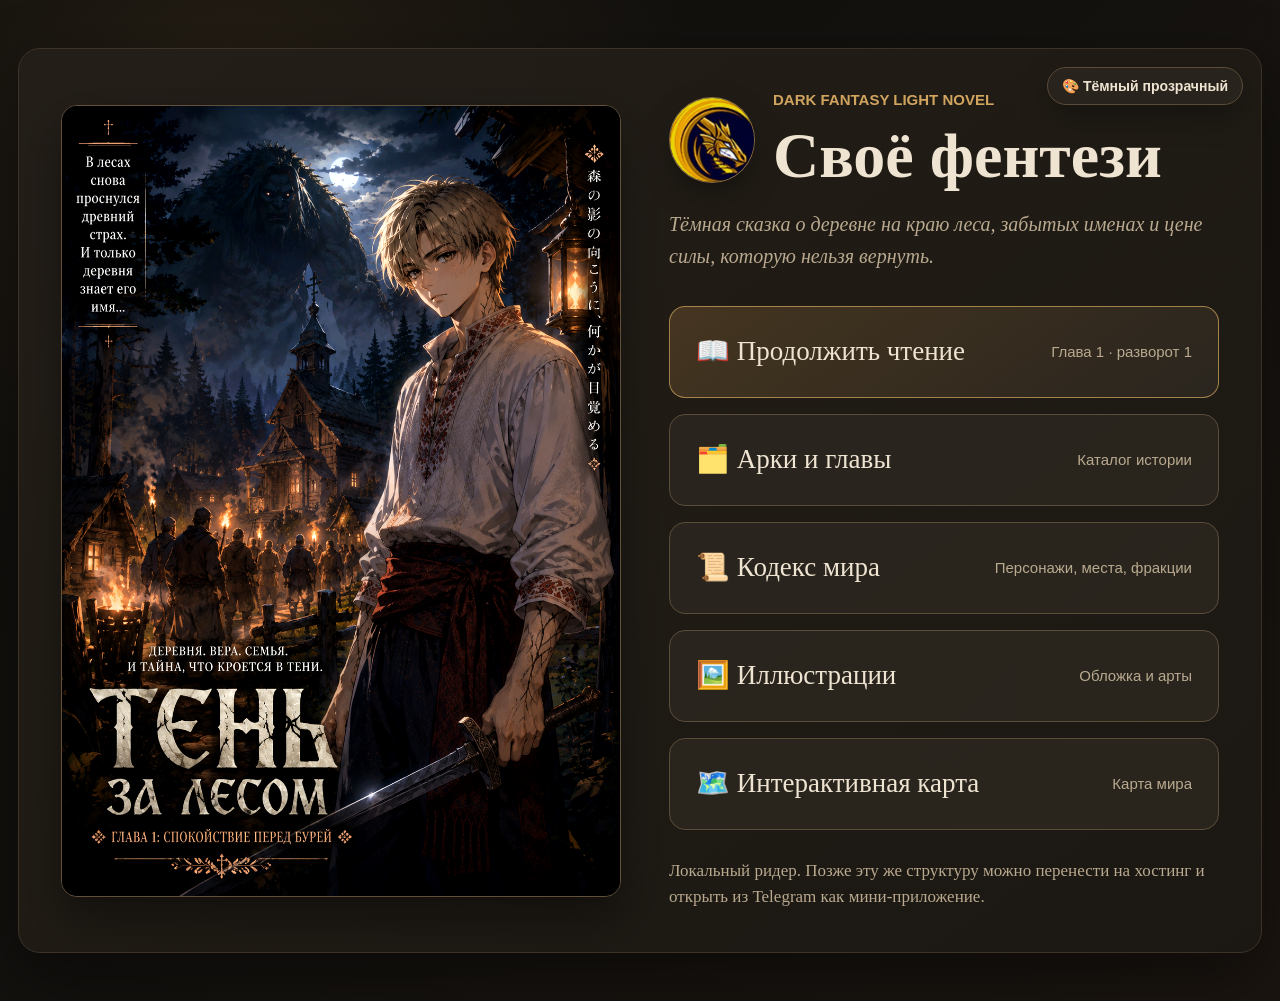
<file: index.html>
<!DOCTYPE html>
<html lang="ru">
<head>
  <meta charset="UTF-8">
  <meta name="viewport" content="width=device-width, initial-scale=1.0">
  <title>Своё фентези</title>
  <script src="theme.js"></script>
  <script src="image-viewer.js" defer></script>
  <link rel="stylesheet" href="style.css">
</head>
<body class="app-shell">
  <main class="home page-wide">
    <section class="launcher">
      <div class="cover-wrap">
        <img class="cover" src="images/cover.png" alt="Обложка книги" data-lightbox-image>
      </div>

      <div class="launcher-content">
        <div class="brand-lockup">
          <img class="brand-logo" src="images/logo-cropped.png" alt="Логотип Своё фентези">
          <div>
            <p class="eyebrow">Dark fantasy light novel</p>
            <h1>Своё фентези</h1>
          </div>
        </div>
        <p class="subtitle">Тёмная сказка о деревне на краю леса, забытых именах и цене силы, которую нельзя вернуть.</p>

        <nav class="menu-actions" aria-label="Главное меню">
          <a class="action primary" href="chapter1.html" id="continueLink">
            <span>📖 Продолжить чтение</span>
            <small id="continueMeta">Глава 1 · разворот 1</small>
          </a>
          <a class="action" href="arc1.html">
            <span>🗂️ Арки и главы</span>
            <small>Каталог истории</small>
          </a>
          <a class="action" href="codex.html">
            <span>📜 Кодекс мира</span>
            <small>Персонажи, места, фракции</small>
          </a>
          <a class="action" href="gallery.html">
            <span>🖼️ Иллюстрации</span>
            <small>Обложка и арты</small>
          </a>
          <a class="action" href="map.html">
            <span>🗺️ Интерактивная карта</span>
            <small>Карта мира</small>
          </a>
        </nav>

        <p class="quiet-note">Локальный ридер. Позже эту же структуру можно перенести на хостинг и открыть из Telegram как мини-приложение.</p>
      </div>
    </section>
  </main>

  <script>
    const savedSpread = Number(localStorage.getItem('chapter1Spread') || 0);
    const continueMeta = document.getElementById('continueMeta');
    continueMeta.textContent = `Глава 1 · разворот ${savedSpread + 1}`;
  </script>
</body>
</html>
</file>
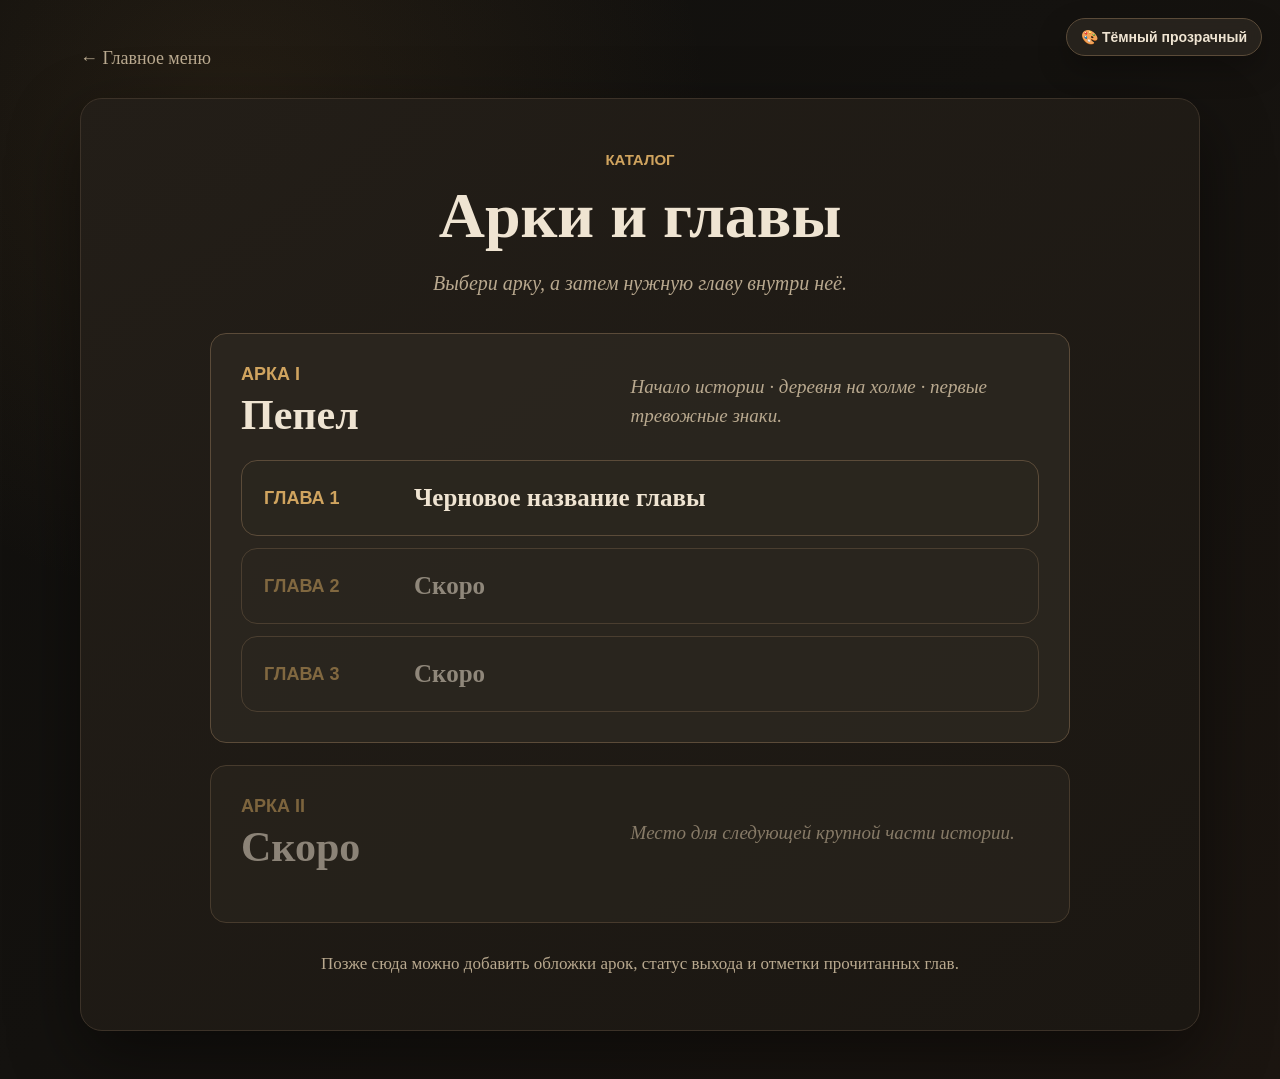
<file: arc1.html>
<!DOCTYPE html>
<html lang="ru">
<head>
  <meta charset="UTF-8">
  <meta name="viewport" content="width=device-width, initial-scale=1.0">
  <title>Арки и главы</title>
  <script src="theme.js"></script>
  <link rel="stylesheet" href="style.css">
</head>
<body class="app-shell">
  <main class="page">
    <a class="top-link" href="index.html">← Главное меню</a>

    <section class="panel">
      <p class="eyebrow centered">Каталог</p>
      <h1 class="page-title">Арки и главы</h1>
      <p class="subtitle centered">Выбери арку, а затем нужную главу внутри неё.</p>

      <div class="arc-list">
        <article class="arc-card">
          <div class="arc-header">
            <div>
              <span class="arc-number">Арка I</span>
              <h2>Пепел</h2>
            </div>
            <p>Начало истории · деревня на холме · первые тревожные знаки.</p>
          </div>

          <div class="chapter-buttons">
            <a class="chapter-button" href="chapter1.html">
              <span>Глава 1</span>
              <strong>Черновое название главы</strong>
            </a>

            <div class="chapter-button locked">
              <span>Глава 2</span>
              <strong>Скоро</strong>
            </div>

            <div class="chapter-button locked">
              <span>Глава 3</span>
              <strong>Скоро</strong>
            </div>
          </div>
        </article>

        <article class="arc-card locked">
          <div class="arc-header">
            <div>
              <span class="arc-number">Арка II</span>
              <h2>Скоро</h2>
            </div>
            <p>Место для следующей крупной части истории.</p>
          </div>
        </article>
      </div>

      <p class="quiet-note centered">Позже сюда можно добавить обложки арок, статус выхода и отметки прочитанных глав.</p>
    </section>
  </main>
</body>
</html>
</file>
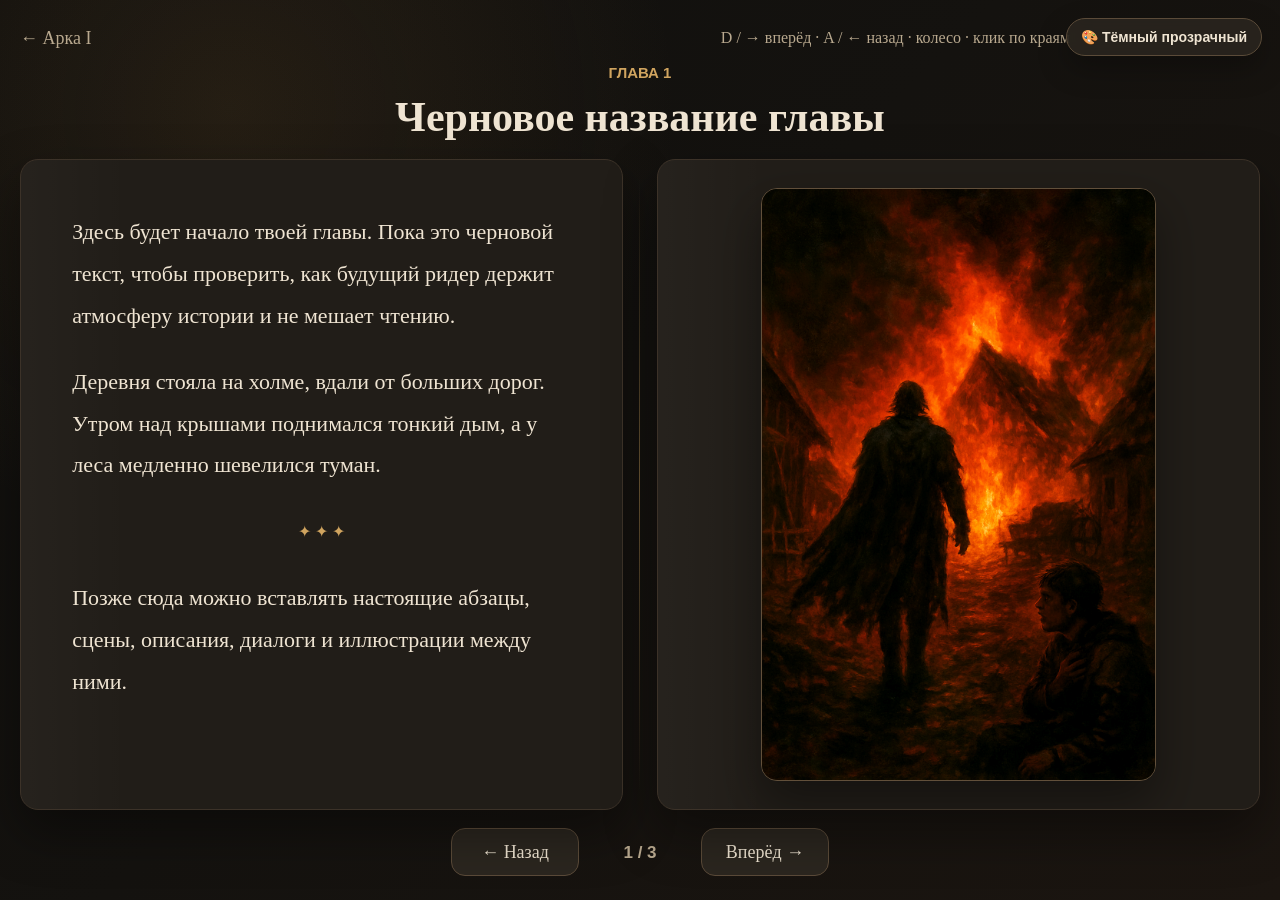
<file: chapter1.html>
<!DOCTYPE html>
<html lang="ru">
<head>
  <meta charset="UTF-8">
  <meta name="viewport" content="width=device-width, initial-scale=1.0">
  <title>Глава 1 — Черновое название главы</title>
  <script src="theme.js"></script>
  <link rel="stylesheet" href="style.css">
</head>
<body class="reader-body">
  <main class="reader">
    <header class="reader-top">
      <a class="top-link" href="arc1.html">← Арка I</a>
      <div class="hint">D / → вперёд · A / ← назад · колесо · клик по краям</div>
    </header>

    <section class="reader-title">
      <p class="eyebrow centered">Глава 1</p>
      <h1>Черновое название главы</h1>
    </section>

    <section class="book-area" aria-live="polite">
      <article class="spread active">
        <div class="sheet text-page">
          <p>Здесь будет начало твоей главы. Пока это черновой текст, чтобы проверить, как будущий ридер держит атмосферу истории и не мешает чтению.</p>
          <p>Деревня стояла на холме, вдали от больших дорог. Утром над крышами поднимался тонкий дым, а у леса медленно шевелился туман.</p>
          <div class="divider">✦ ✦ ✦</div>
          <p>Позже сюда можно вставлять настоящие абзацы, сцены, описания, диалоги и иллюстрации между ними.</p>
        </div>

        <div class="sheet image-page">
          <img src="images/village.png" alt="Деревня на холме">
        </div>
      </article>

      <article class="spread">
        <div class="sheet text-page">
          <p>Это уже второй разворот. Слева можно продолжить сцену, дать внутренний монолог героя или описание деревни.</p>
          <p>Такой формат хорошо подходит для ПК: читатель видит сразу две страницы, как будто перед ним раскрытая книга.</p>
        </div>

        <div class="sheet text-page">
          <p>На телефоне эти страницы автоматически становятся одной вертикальной лентой: сначала текст, потом картинка, потом следующий блок.</p>
          <p class="note">То есть ридер выглядит книжно на большом экране, но остаётся удобным на мобильном.</p>
        </div>
      </article>

      <article class="spread">
        <div class="sheet text-page">
          <p>Это третий разворот. Сюда можно вставить следующую сцену: тревожные слухи о лесe, пропавший скот или разговоры жителей.</p>
        </div>

        <div class="sheet text-page">
          <p>Прогресс чтения сохраняется автоматически. Если закрыть страницу и нажать “Продолжить чтение” в главном меню, ридер вернётся к последнему развороту.</p>
        </div>
      </article>
    </section>

    <nav class="reader-controls" aria-label="Навигация по главе">
      <button type="button" id="prevReaderButton" onclick="prevSpread()">← Назад</button>
      <div class="counter" id="counter">1 / 3</div>
      <button type="button" id="nextReaderButton" onclick="nextSpread()">Вперёд →</button>
    </nav>
  </main>

  <script>
    const spreads = document.querySelectorAll('.spread');
    const counter = document.getElementById('counter');
    const prevReaderButton = document.getElementById('prevReaderButton');
    const nextReaderButton = document.getElementById('nextReaderButton');
    const mobileReader = window.matchMedia('(max-width: 900px)');
    let current = Math.min(Number(localStorage.getItem('chapter1Spread') || 0), spreads.length - 1);
    let locked = false;
    let wheelDelta = 0;

    spreads.forEach((spread, index) => {
      spread.classList.toggle('active', index === current);
    });
    updateCounter();

    function updateCounter() {
      counter.textContent = `${current + 1} / ${spreads.length}`;
      localStorage.setItem('chapter1Spread', String(current));
    }

    function updateMobileProgress() {
      if (!mobileReader.matches) return;

      const scrollable = Math.max(1, document.documentElement.scrollHeight - window.innerHeight);
      const progress = Math.min(1, Math.max(0, window.scrollY / scrollable));
      const page = Math.min(spreads.length, Math.max(1, Math.ceil(progress * spreads.length)));
      current = page - 1;
      counter.textContent = `Стр. ${page} / ${spreads.length}`;
      localStorage.setItem('chapter1Spread', String(current));
    }

    function syncReaderMode() {
      if (mobileReader.matches) {
        spreads.forEach((spread) => {
          spread.classList.add('active');
          spread.classList.remove('leaving-left', 'leaving-right');
        });
        prevReaderButton.textContent = '← Арки';
        nextReaderButton.textContent = 'Следующая →';
        nextReaderButton.disabled = false;
        updateMobileProgress();
        return;
      }

      spreads.forEach((spread, index) => {
        spread.classList.toggle('active', index === current);
        spread.classList.remove('leaving-left', 'leaving-right');
      });
      prevReaderButton.textContent = '← Назад';
      nextReaderButton.textContent = 'Вперёд →';
      nextReaderButton.disabled = false;
      updateCounter();
    }

    function showSpread(newIndex, direction) {
      if (locked || newIndex < 0 || newIndex >= spreads.length || newIndex === current) return;

      locked = true;
      const oldSpread = spreads[current];
      const newSpread = spreads[newIndex];

      oldSpread.classList.remove('active');
      oldSpread.classList.add(direction === 'next' ? 'leaving-left' : 'leaving-right');

      newSpread.classList.remove('leaving-left', 'leaving-right');
      newSpread.classList.add('active');

      current = newIndex;
      updateCounter();

      setTimeout(() => {
        oldSpread.classList.remove('leaving-left', 'leaving-right');
        locked = false;
      }, 360);
    }

    function nextSpread() {
      if (mobileReader.matches) return;
      showSpread(current + 1, 'next');
    }

    function prevSpread() {
      if (mobileReader.matches) return;
      showSpread(current - 1, 'prev');
    }

    document.addEventListener('keydown', (event) => {
      if (mobileReader.matches) return;
      if (event.code === 'KeyD' || event.key === 'ArrowRight') nextSpread();
      if (event.code === 'KeyA' || event.key === 'ArrowLeft') prevSpread();
    });

    document.querySelector('.book-area').addEventListener('click', (event) => {
      if (window.innerWidth <= 850) return;
      const middle = window.innerWidth / 2;
      event.clientX > middle ? nextSpread() : prevSpread();
    });

    document.addEventListener('wheel', (event) => {
      if (mobileReader.matches) return;

      wheelDelta += event.deltaY;

      if (Math.abs(wheelDelta) < 90) return;

      if (wheelDelta > 0) {
        nextSpread();
      } else {
        prevSpread();
      }

      wheelDelta = 0;
    }, { passive: true });

    prevReaderButton.addEventListener('click', (event) => {
      if (!mobileReader.matches) return;
      event.preventDefault();
      window.location.href = 'arc1.html';
    });

    nextReaderButton.addEventListener('click', (event) => {
      if (!mobileReader.matches) return;
      event.preventDefault();
      nextReaderButton.disabled = true;
      nextReaderButton.textContent = 'Скоро';
    });

    window.addEventListener('scroll', updateMobileProgress, { passive: true });
    window.addEventListener('resize', updateMobileProgress);
    mobileReader.addEventListener('change', syncReaderMode);
    syncReaderMode();
  </script>
</body>
</html>
</file>
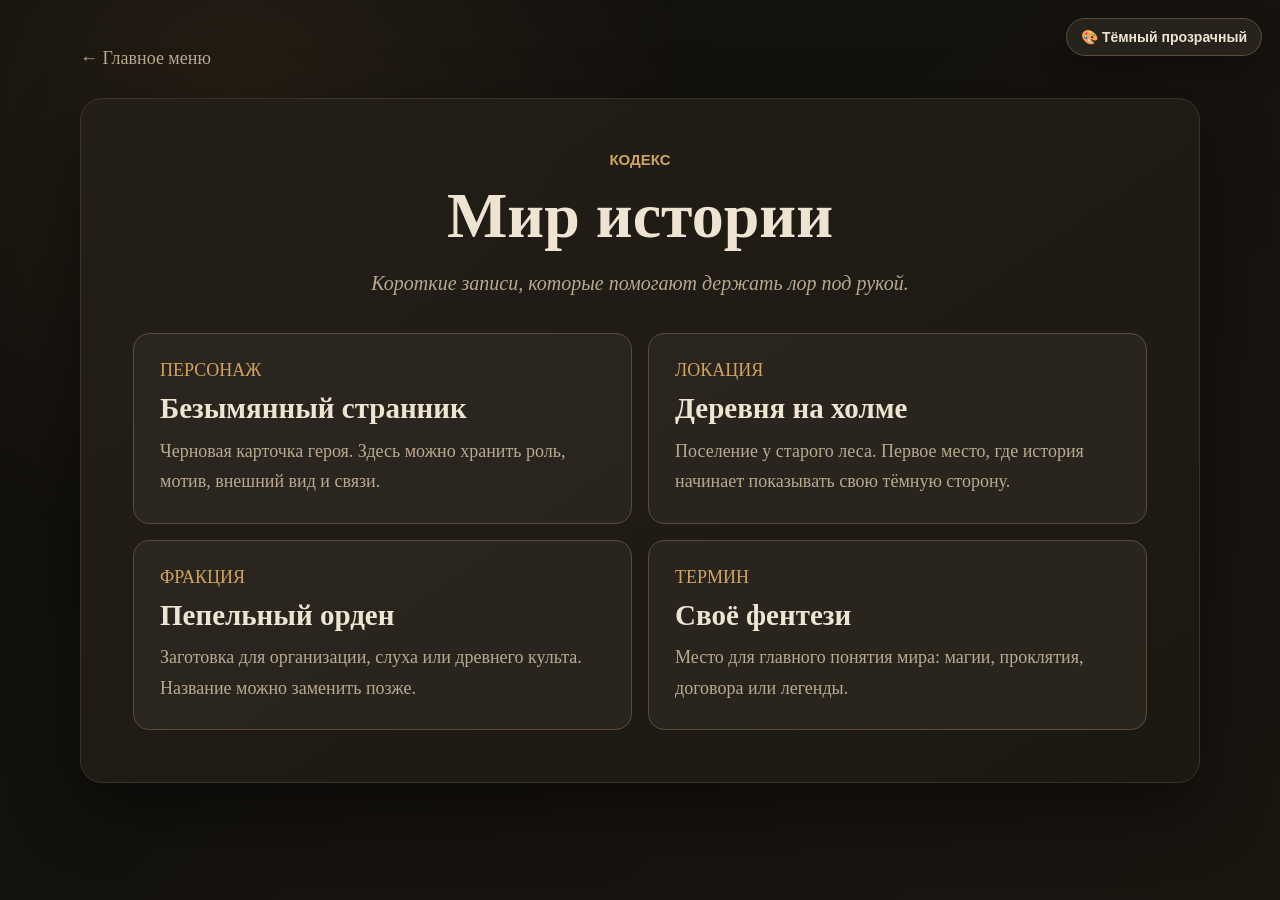
<file: codex.html>
<!DOCTYPE html>
<html lang="ru">
<head>
  <meta charset="UTF-8">
  <meta name="viewport" content="width=device-width, initial-scale=1.0">
  <title>Кодекс мира</title>
  <script src="theme.js"></script>
  <link rel="stylesheet" href="style.css">
</head>
<body class="app-shell">
  <main class="page">
    <a class="top-link" href="index.html">← Главное меню</a>

    <section class="panel">
      <p class="eyebrow centered">Кодекс</p>
      <h1 class="page-title">Мир истории</h1>
      <p class="subtitle centered">Короткие записи, которые помогают держать лор под рукой.</p>

      <div class="codex-grid">
        <article class="lore-card">
          <span>Персонаж</span>
          <h2>Безымянный странник</h2>
          <p>Черновая карточка героя. Здесь можно хранить роль, мотив, внешний вид и связи.</p>
        </article>

        <article class="lore-card">
          <span>Локация</span>
          <h2>Деревня на холме</h2>
          <p>Поселение у старого леса. Первое место, где история начинает показывать свою тёмную сторону.</p>
        </article>

        <article class="lore-card">
          <span>Фракция</span>
          <h2>Пепельный орден</h2>
          <p>Заготовка для организации, слуха или древнего культа. Название можно заменить позже.</p>
        </article>

        <article class="lore-card">
          <span>Термин</span>
          <h2>Своё фентези</h2>
          <p>Место для главного понятия мира: магии, проклятия, договора или легенды.</p>
        </article>
      </div>
    </section>
  </main>
</body>
</html>
</file>
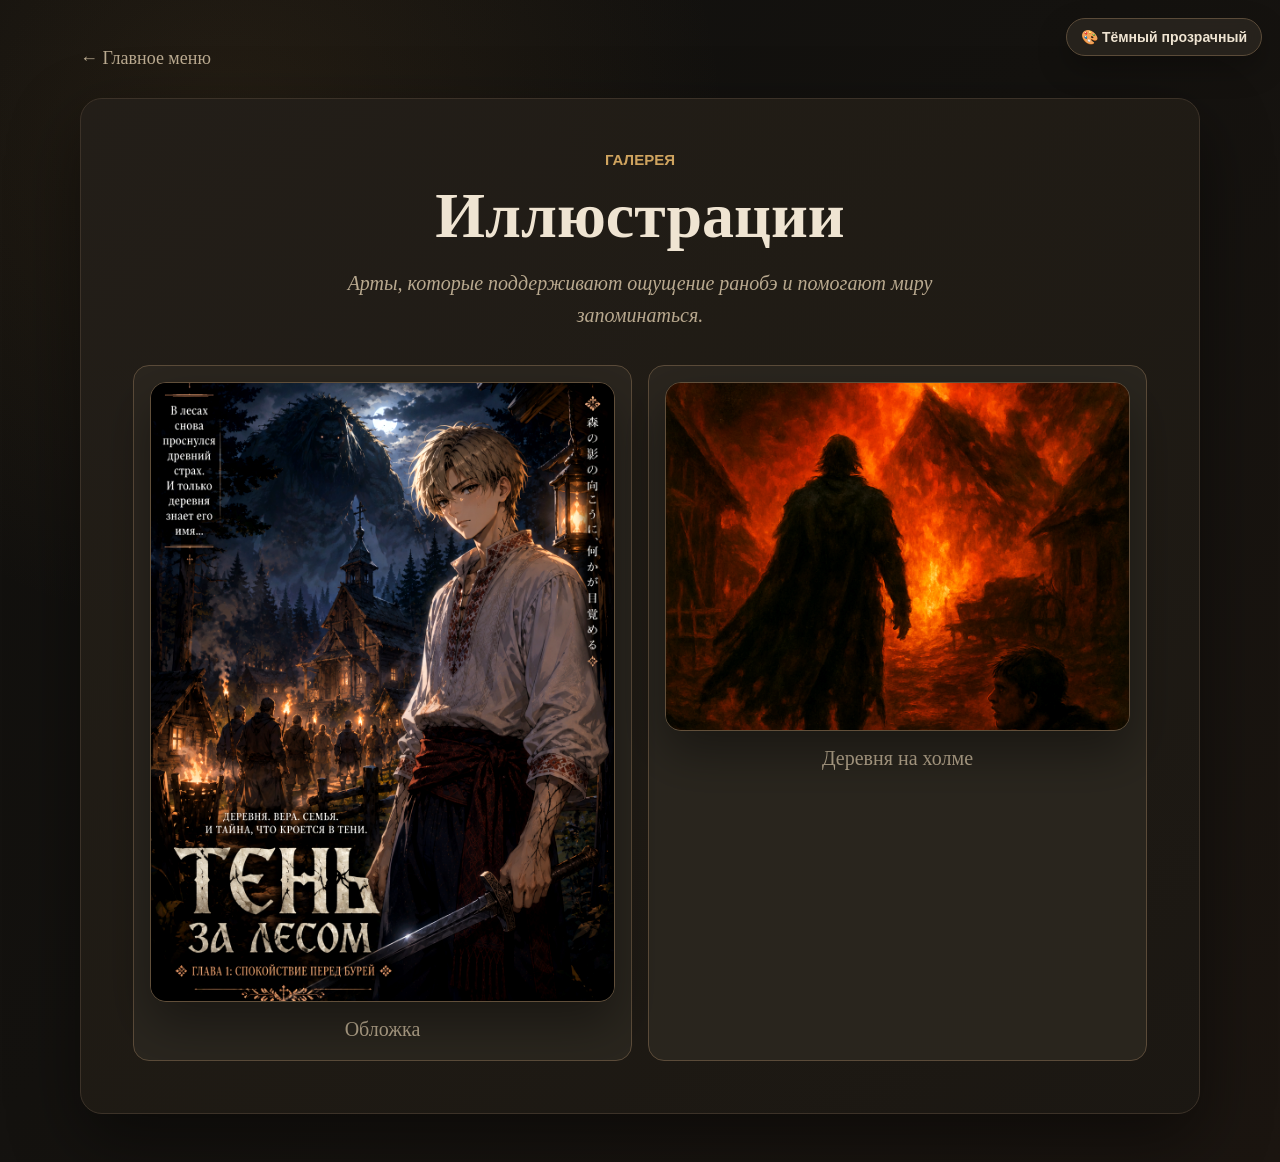
<file: gallery.html>
<!DOCTYPE html>
<html lang="ru">
<head>
  <meta charset="UTF-8">
  <meta name="viewport" content="width=device-width, initial-scale=1.0">
  <title>Иллюстрации</title>
  <script src="theme.js"></script>
  <script src="image-viewer.js" defer></script>
  <link rel="stylesheet" href="style.css">
</head>
<body class="app-shell">
  <main class="page">
    <a class="top-link" href="index.html">← Главное меню</a>

    <section class="panel">
      <p class="eyebrow centered">Галерея</p>
      <h1 class="page-title">Иллюстрации</h1>
      <p class="subtitle centered">Арты, которые поддерживают ощущение ранобэ и помогают миру запоминаться.</p>

      <div class="gallery-grid">
        <figure class="art-card featured">
          <img src="images/cover.png" alt="Обложка книги" data-lightbox-image>
          <figcaption>Обложка</figcaption>
        </figure>

        <figure class="art-card">
          <img src="images/village.png" alt="Деревня на холме" data-lightbox-image>
          <figcaption>Деревня на холме</figcaption>
        </figure>
      </div>
    </section>
  </main>
</body>
</html>
</file>
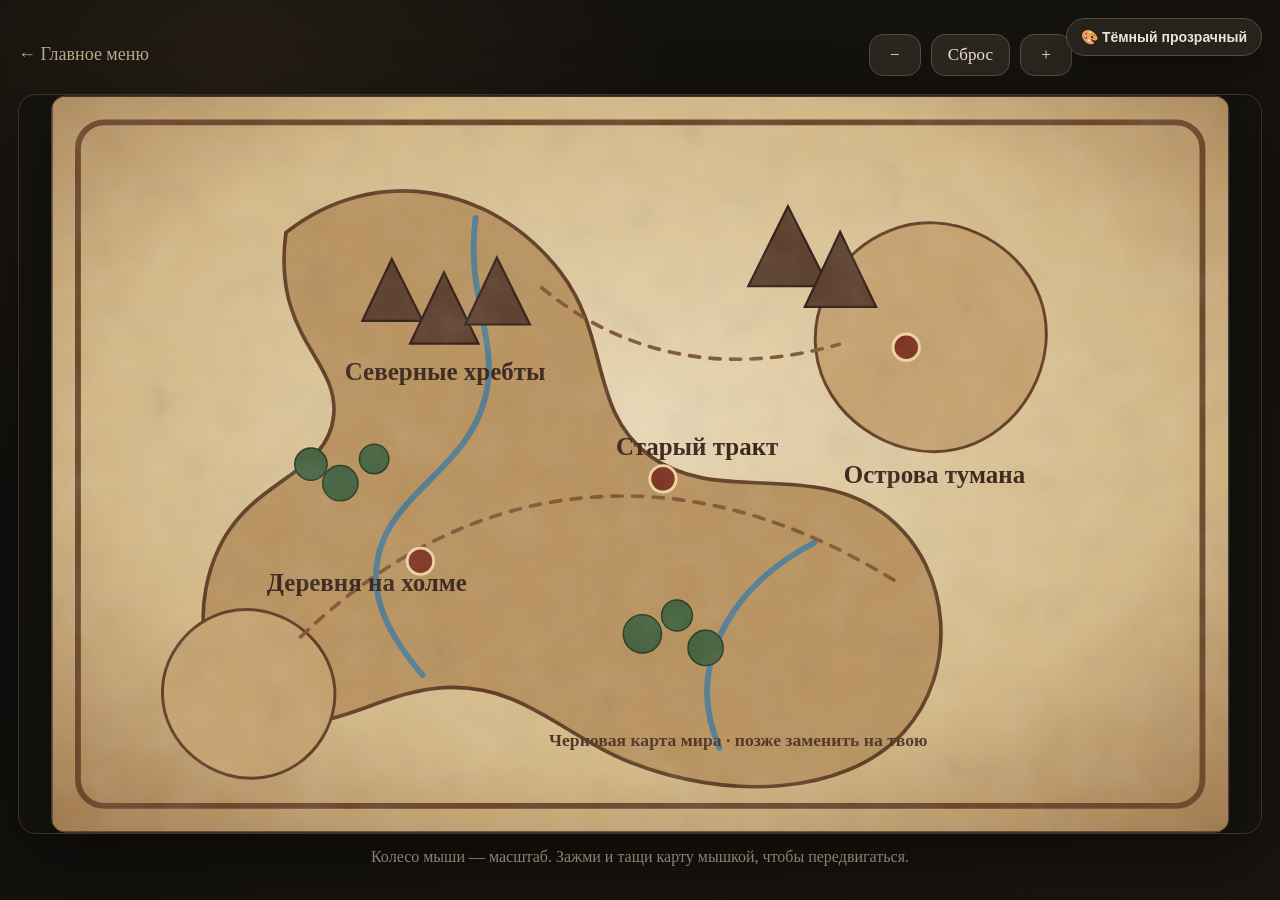
<file: map.html>
<!DOCTYPE html>
<html lang="ru">
<head>
  <meta charset="UTF-8">
  <meta name="viewport" content="width=device-width, initial-scale=1.0">
  <title>Интерактивная карта</title>
  <script src="theme.js"></script>
  <link rel="stylesheet" href="style.css">
</head>
<body class="app-shell">
  <main class="map-page">
    <header class="map-top">
      <a class="top-link" href="index.html">← Главное меню</a>
      <div class="map-controls" aria-label="Управление картой">
        <button type="button" id="zoomOut">−</button>
        <button type="button" id="resetMap">Сброс</button>
        <button type="button" id="zoomIn">+</button>
      </div>
    </header>

    <section class="map-stage" id="mapStage" aria-label="Интерактивная карта мира">
      <img class="world-map" id="worldMap" src="images/world-map.svg" alt="Карта мира ранобэ" draggable="false">
    </section>

    <p class="map-hint">Колесо мыши — масштаб. Зажми и тащи карту мышкой, чтобы передвигаться.</p>
  </main>

  <script>
    const stage = document.getElementById('mapStage');
    const map = document.getElementById('worldMap');
    const zoomIn = document.getElementById('zoomIn');
    const zoomOut = document.getElementById('zoomOut');
    const resetMap = document.getElementById('resetMap');

    const compactQuery = window.matchMedia('(max-width: 900px)');

    let scale = 1;
    let x = 0;
    let y = 0;
    let dragging = false;
    let startX = 0;
    let startY = 0;

    function applyTransform() {
      map.style.transform = `translate(-50%, -50%) translate(${x}px, ${y}px) scale(${scale})`;
    }

    function setScale(nextScale) {
      scale = Math.min(3, Math.max(0.7, nextScale));
      applyTransform();
    }

    function resetView() {
      scale = 1;
      x = 0;
      y = 0;
      applyTransform();
    }

    compactQuery.addEventListener('change', resetView);
    window.addEventListener('orientationchange', () => {
      window.setTimeout(resetView, 250);
    });

    stage.addEventListener('wheel', (event) => {
      event.preventDefault();
      const direction = event.deltaY > 0 ? -0.12 : 0.12;
      setScale(scale + direction);
    }, { passive: false });

    stage.addEventListener('pointerdown', (event) => {
      dragging = true;
      stage.setPointerCapture(event.pointerId);
      startX = event.clientX - x;
      startY = event.clientY - y;
      stage.classList.add('dragging');
    });

    stage.addEventListener('pointermove', (event) => {
      if (!dragging) return;
      x = event.clientX - startX;
      y = event.clientY - startY;
      applyTransform();
    });

    stage.addEventListener('pointerup', () => {
      dragging = false;
      stage.classList.remove('dragging');
    });

    stage.addEventListener('pointercancel', () => {
      dragging = false;
      stage.classList.remove('dragging');
    });

    zoomIn.addEventListener('click', () => setScale(scale + 0.2));
    zoomOut.addEventListener('click', () => setScale(scale - 0.2));
    resetMap.addEventListener('click', resetView);

    applyTransform();
  </script>
</body>
</html>
</file>
<file: style.css>
:root {
  --bg: #14120f;
  --bg-soft: #1b1712;
  --panel: #211d18;
  --panel-light: #2b261f;
  --line: #5b4b39;
  --line-soft: #3c3228;
  --text: #efe4d2;
  --muted: #b9a98f;
  --dim: #9d8768;
  --gold: #d0a45f;
  --shadow: rgba(0, 0, 0, 0.46);
  --ui-font: "Segoe UI", Arial, sans-serif;
}

[data-theme="book"] {
  --bg: #211811;
  --bg-soft: #3a2a1d;
  --panel: #e1c89f;
  --panel-light: #ead7b5;
  --line: #8d6744;
  --line-soft: #b28a5c;
  --text: #2a1b12;
  --muted: #5f4630;
  --dim: #76583b;
  --gold: #8b4f22;
  --shadow: rgba(35, 19, 8, 0.38);
}

[data-theme="scarlet"] {
  --bg: #f6f0ea;
  --bg-soft: #fff8f2;
  --panel: #fff9f3;
  --panel-light: #fff3ea;
  --line: #b43b36;
  --line-soft: #d9a09a;
  --text: #271111;
  --muted: #6f4c49;
  --dim: #8a625f;
  --gold: #b31f2d;
  --shadow: rgba(74, 18, 20, 0.2);
}

* {
  box-sizing: border-box;
}

body {
  margin: 0;
  background:
    radial-gradient(circle at 18% 12%, rgba(155, 112, 55, 0.14), transparent 34%),
    linear-gradient(135deg, #100f0d 0%, var(--bg) 46%, #1b1510 100%);
  color: var(--text);
  font-family: Georgia, "Times New Roman", serif;
}

[data-theme="book"] body {
  background:
    radial-gradient(circle at 18% 12%, rgba(219, 169, 95, 0.28), transparent 34%),
    linear-gradient(135deg, #2a1d14 0%, #4a3320 46%, #1c130d 100%);
}

[data-theme="scarlet"] body {
  background:
    radial-gradient(circle at 18% 12%, rgba(179, 31, 45, 0.16), transparent 34%),
    linear-gradient(135deg, #fffaf5 0%, #f1dfda 48%, #541319 100%);
}

a {
  color: inherit;
}

.app-shell {
  min-height: 100vh;
}

.page,
.page-wide {
  width: min(1120px, calc(100% - 36px));
  margin: 0 auto;
  padding: 48px 0;
}

.page-wide {
  width: min(1450px, calc(100% - 36px));
}

.launcher,
.panel {
  background: linear-gradient(145deg, rgba(35, 30, 24, 0.97), rgba(27, 23, 18, 0.97));
  border: 1px solid var(--line-soft);
  border-radius: 22px;
  box-shadow: 0 26px 70px var(--shadow);
}

[data-theme="book"] .launcher,
[data-theme="book"] .panel {
  background:
    linear-gradient(145deg, rgba(234, 215, 181, 0.96), rgba(213, 184, 136, 0.96)),
    var(--panel);
  border-color: rgba(126, 86, 48, 0.72);
}

[data-theme="scarlet"] .launcher,
[data-theme="scarlet"] .panel {
  background:
    linear-gradient(145deg, rgba(255, 250, 246, 0.97), rgba(246, 225, 219, 0.96)),
    var(--panel);
  border-color: rgba(180, 59, 54, 0.38);
}

.launcher {
  position: relative;
  min-height: calc(100vh - 96px);
  padding: 42px;
  display: grid;
  grid-template-columns: minmax(320px, 560px) minmax(320px, 1fr);
  gap: 48px;
  align-items: center;
  overflow: hidden;
}

.cover-wrap {
  position: relative;
  display: grid;
  gap: 18px;
}

.cover-wrap::after {
  content: "";
  position: absolute;
  inset: 16px -14px -16px 14px;
  border: 1px solid rgba(208, 164, 95, 0.16);
  border-radius: 18px;
  z-index: -1;
}

.cover,
.art-card img,
.image-page img {
  display: block;
  width: 100%;
  border: 1px solid var(--line);
  border-radius: 16px;
  filter: brightness(1.08) contrast(1.05);
  box-shadow: 0 22px 48px rgba(0, 0, 0, 0.38);
}

[data-theme="book"] .cover,
[data-theme="book"] .art-card img,
[data-theme="book"] .image-page img {
  border-color: rgba(112, 73, 38, 0.82);
  box-shadow: 0 22px 48px rgba(48, 27, 12, 0.28);
}

[data-theme="scarlet"] .cover,
[data-theme="scarlet"] .art-card img,
[data-theme="scarlet"] .image-page img {
  border-color: rgba(180, 59, 54, 0.56);
  box-shadow: 0 22px 48px rgba(74, 18, 20, 0.22);
}

.cover {
  max-height: 820px;
  object-fit: cover;
}

[data-lightbox-image] {
  cursor: zoom-in;
}

[data-lightbox-image]:focus-visible {
  outline: 3px solid var(--gold);
  outline-offset: 5px;
}

.launcher-content {
  max-width: 680px;
}

.brand-lockup {
  display: flex;
  align-items: center;
  gap: 18px;
}

.brand-logo {
  width: 86px;
  height: 86px;
  flex: 0 0 auto;
  object-fit: cover;
  border: 1px solid rgba(208, 164, 95, 0.62);
  border-radius: 50%;
  background: #0b0a16;
  box-shadow: 0 12px 30px rgba(0, 0, 0, 0.32);
}

[data-theme="book"] .brand-logo {
  border-color: rgba(139, 79, 34, 0.68);
  box-shadow: 0 12px 30px rgba(35, 19, 8, 0.24);
}

[data-theme="scarlet"] .brand-logo {
  border-color: rgba(179, 31, 45, 0.58);
  box-shadow: 0 12px 30px rgba(74, 18, 20, 0.22);
}

.eyebrow {
  margin: 0 0 14px;
  color: var(--gold);
  font-family: var(--ui-font);
  font-size: 15px;
  font-weight: 700;
  line-height: 1.2;
  letter-spacing: 0;
  text-transform: uppercase;
  font-variant-numeric: lining-nums;
  font-feature-settings: "lnum" 1;
}

h1,
.page-title {
  margin: 0;
  font-size: 64px;
  line-height: 1.04;
  font-weight: 700;
}

.page-title {
  text-align: center;
}

.subtitle {
  max-width: 660px;
  margin: 18px 0 34px;
  color: var(--muted);
  font-size: 20px;
  line-height: 1.6;
  font-style: italic;
}

.centered {
  text-align: center;
  margin-left: auto;
  margin-right: auto;
}

.menu-actions,
.arc-list,
.chapter-buttons,
.codex-grid,
.gallery-grid {
  display: grid;
  gap: 16px;
}

.map-page {
  width: min(1500px, calc(100% - 36px));
  min-height: 100vh;
  margin: 0 auto;
  padding: 34px 0;
  display: flex;
  flex-direction: column;
}

.map-top {
  display: flex;
  justify-content: space-between;
  align-items: center;
  gap: 18px;
  margin-bottom: 18px;
  padding-right: 190px;
}

.map-top .top-link {
  margin-bottom: 0;
}

.map-controls {
  display: flex;
  align-items: center;
  gap: 10px;
}

.map-controls button {
  min-width: 52px;
  min-height: 42px;
  padding: 0 16px;
  font-size: 17px;
}

.map-stage {
  position: relative;
  flex: 1;
  min-height: 680px;
  overflow: hidden;
  cursor: grab;
  background:
    radial-gradient(circle at 50% 45%, rgba(208, 164, 95, 0.12), transparent 42%),
    rgba(20, 18, 15, 0.72);
  border: 1px solid var(--line-soft);
  border-radius: 18px;
  box-shadow: 0 26px 70px var(--shadow);
  touch-action: none;
}

.map-stage.dragging {
  cursor: grabbing;
}

.world-map {
  position: absolute;
  left: 50%;
  top: 50%;
  width: min(1200px, 92vw);
  max-width: none;
  border: 1px solid var(--line);
  border-radius: 14px;
  box-shadow: 0 22px 52px rgba(0, 0, 0, 0.38);
  transform-origin: center;
  user-select: none;
  will-change: transform;
}

.map-hint {
  margin: 14px 0 0;
  color: var(--muted);
  font-size: 16px;
  text-align: center;
}

[data-theme="book"] .map-stage {
  background:
    radial-gradient(circle at 50% 45%, rgba(255, 245, 219, 0.28), transparent 42%),
    rgba(213, 184, 136, 0.84);
  border-color: rgba(126, 86, 48, 0.72);
}

[data-theme="scarlet"] .map-stage {
  background:
    radial-gradient(circle at 50% 45%, rgba(255, 250, 246, 0.45), transparent 42%),
    rgba(246, 225, 219, 0.9);
  border-color: rgba(180, 59, 54, 0.38);
}

.action,
.arc-card,
.chapter-button,
.lore-card,
.art-card {
  background: rgba(43, 38, 31, 0.92);
  border: 1px solid var(--line);
  border-radius: 16px;
  text-decoration: none;
  transition: transform 0.2s ease, background 0.2s ease, border-color 0.2s ease;
}

[data-theme="book"] .action,
[data-theme="book"] .arc-card,
[data-theme="book"] .chapter-button,
[data-theme="book"] .lore-card,
[data-theme="book"] .art-card {
  background:
    linear-gradient(135deg, rgba(255, 245, 219, 0.56), rgba(224, 194, 145, 0.48)),
    rgba(234, 215, 181, 0.84);
  border-color: rgba(129, 89, 50, 0.72);
}

[data-theme="scarlet"] .action,
[data-theme="scarlet"] .arc-card,
[data-theme="scarlet"] .chapter-button,
[data-theme="scarlet"] .lore-card,
[data-theme="scarlet"] .art-card {
  background:
    linear-gradient(135deg, rgba(255, 255, 255, 0.78), rgba(252, 231, 226, 0.58)),
    rgba(255, 249, 243, 0.9);
  border-color: rgba(180, 59, 54, 0.34);
}

.action {
  min-height: 92px;
  padding: 22px 26px;
  display: flex;
  justify-content: space-between;
  gap: 16px;
  align-items: center;
}

.action span {
  font-size: 27px;
  line-height: 1.18;
}

.action small,
.quiet-note {
  color: var(--muted);
  line-height: 1.55;
}

.action small {
  min-width: 170px;
  font-family: var(--ui-font);
  font-size: 15px;
  text-align: right;
  font-variant-numeric: lining-nums;
  font-feature-settings: "lnum" 1;
}

.action.primary {
  border-color: rgba(208, 164, 95, 0.72);
  background: linear-gradient(145deg, rgba(73, 56, 34, 0.9), rgba(43, 38, 31, 0.95));
}

.action:hover {
  background: #3a3127;
  border-color: rgba(208, 164, 95, 0.6);
  transform: translateY(-2px);
}

[data-theme="book"] .action.primary {
  border-color: rgba(139, 79, 34, 0.78);
  background: linear-gradient(145deg, rgba(244, 224, 184, 0.94), rgba(211, 176, 118, 0.86));
}

[data-theme="scarlet"] .action.primary {
  border-color: rgba(179, 31, 45, 0.72);
  background: linear-gradient(145deg, rgba(255, 249, 243, 0.95), rgba(249, 218, 211, 0.9));
}

[data-theme="book"] .action:hover,
[data-theme="book"] .chapter-button:hover {
  background: rgba(246, 226, 189, 0.94);
  border-color: rgba(139, 79, 34, 0.72);
}

[data-theme="scarlet"] .action:hover,
[data-theme="scarlet"] .chapter-button:hover {
  background: rgba(255, 239, 235, 0.98);
  border-color: rgba(179, 31, 45, 0.62);
}

.theme-switcher {
  position: fixed;
  top: 18px;
  right: 18px;
  z-index: 20;
}

.theme-trigger {
  width: auto;
  min-width: 0;
  min-height: 0;
  padding: 11px 14px;
  background: rgba(43, 38, 31, 0.86);
  color: var(--text);
  border: 1px solid var(--line);
  border-radius: 999px;
  box-shadow: 0 12px 30px rgba(0, 0, 0, 0.28);
  font: 700 14px var(--ui-font);
  line-height: 1;
  cursor: pointer;
  backdrop-filter: blur(10px);
}

.theme-trigger:hover {
  background: #3a3127;
  border-color: rgba(208, 164, 95, 0.68);
}

.theme-menu {
  position: absolute;
  top: calc(100% + 8px);
  right: 0;
  min-width: 210px;
  padding: 8px;
  display: none;
  background: rgba(27, 23, 18, 0.96);
  border: 1px solid var(--line);
  border-radius: 14px;
  box-shadow: 0 18px 42px rgba(0, 0, 0, 0.34);
  backdrop-filter: blur(12px);
}

.theme-switcher.open .theme-menu {
  display: grid;
  gap: 6px;
}

.theme-option {
  width: 100%;
  min-width: 0;
  min-height: 0;
  padding: 11px 12px;
  background: transparent;
  color: var(--text);
  border: 1px solid transparent;
  border-radius: 10px;
  font: 700 14px var(--ui-font);
  line-height: 1.2;
  text-align: left;
  cursor: pointer;
}

.theme-option:hover,
.theme-option.active {
  background: rgba(208, 164, 95, 0.16);
  border-color: rgba(208, 164, 95, 0.42);
}

.launcher .theme-switcher {
  position: absolute;
  top: 18px;
  right: 18px;
}

[data-theme="book"] .theme-trigger {
  background: rgba(234, 215, 181, 0.9);
  color: #2a1b12;
  border-color: rgba(129, 89, 50, 0.74);
  box-shadow: 0 12px 30px rgba(35, 19, 8, 0.22);
}

[data-theme="scarlet"] .theme-trigger {
  background: rgba(255, 249, 243, 0.92);
  color: #271111;
  border-color: rgba(180, 59, 54, 0.46);
  box-shadow: 0 12px 30px rgba(74, 18, 20, 0.18);
}

[data-theme="book"] .theme-trigger:hover {
  background: rgba(246, 226, 189, 0.96);
  border-color: rgba(139, 79, 34, 0.78);
}

[data-theme="scarlet"] .theme-trigger:hover {
  background: rgba(255, 239, 235, 0.98);
  border-color: rgba(179, 31, 45, 0.62);
}

[data-theme="book"] .theme-menu {
  background: rgba(234, 215, 181, 0.96);
  border-color: rgba(129, 89, 50, 0.74);
  box-shadow: 0 18px 42px rgba(35, 19, 8, 0.22);
}

[data-theme="scarlet"] .theme-menu {
  background: rgba(255, 249, 243, 0.97);
  border-color: rgba(180, 59, 54, 0.46);
  box-shadow: 0 18px 42px rgba(74, 18, 20, 0.2);
}

[data-theme="book"] .theme-option {
  color: #2a1b12;
}

[data-theme="scarlet"] .theme-option {
  color: #271111;
}

[data-theme="book"] .theme-option:hover,
[data-theme="book"] .theme-option.active {
  background: rgba(139, 79, 34, 0.14);
  border-color: rgba(139, 79, 34, 0.36);
}

[data-theme="scarlet"] .theme-option:hover,
[data-theme="scarlet"] .theme-option.active {
  background: rgba(179, 31, 45, 0.1);
  border-color: rgba(179, 31, 45, 0.36);
}

.quiet-note {
  margin: 28px 0 0;
  color: var(--muted);
  font-size: 17px;
}

.top-link {
  display: inline-block;
  margin-bottom: 28px;
  color: var(--muted);
  text-decoration: none;
  font-size: 18px;
  line-height: 1.2;
}

.top-link:hover {
  color: var(--text);
}

[data-theme="book"] .top-link {
  color: #ead7b5;
}

[data-theme="scarlet"] .top-link {
  color: #5a2424;
  text-shadow: 0 1px 0 rgba(255, 255, 255, 0.45);
}

[data-theme="book"] .top-link:hover {
  color: #fff4d8;
}

[data-theme="scarlet"] .top-link:hover {
  color: #bd1f2d;
}

.panel {
  padding: 52px;
}

.arc-list {
  max-width: 860px;
  margin: 0 auto;
  gap: 22px;
}

.arc-card {
  padding: 30px;
}

.arc-header {
  display: grid;
  grid-template-columns: minmax(220px, 0.9fr) 1fr;
  gap: 22px;
  align-items: center;
  margin-bottom: 22px;
}

.arc-header h2 {
  margin: 8px 0 0;
  color: var(--text);
  font-size: 42px;
  line-height: 1.08;
}

.arc-header p {
  margin: 0;
  color: var(--muted);
  font-size: 19px;
  line-height: 1.55;
  font-style: italic;
}

.arc-number {
  display: block;
  color: var(--gold);
  font-family: var(--ui-font);
  font-size: 18px;
  font-weight: 700;
  line-height: 1.15;
  text-transform: uppercase;
  font-variant-numeric: lining-nums;
  font-feature-settings: "lnum" 1;
}

.chapter-buttons {
  gap: 12px;
}

.chapter-button {
  min-height: 76px;
  padding: 18px 22px;
  display: grid;
  grid-template-columns: 132px 1fr;
  gap: 18px;
  align-items: center;
  color: var(--text);
  text-decoration: none;
}

.chapter-button:hover {
  background: #3a3127;
  border-color: rgba(208, 164, 95, 0.6);
  transform: translateY(-2px);
}

.chapter-button span {
  color: var(--gold);
  font-family: var(--ui-font);
  font-size: 18px;
  font-weight: 700;
  line-height: 1.15;
  text-transform: uppercase;
  font-variant-numeric: lining-nums;
  font-feature-settings: "lnum" 1;
}

.chapter-button strong {
  font-size: 25px;
  line-height: 1.18;
}

.lore-card span {
  color: var(--gold);
  font-size: 18px;
  line-height: 1.15;
  text-transform: uppercase;
}

.locked {
  opacity: 0.68;
}

.locked strong,
.locked h2 {
  color: rgba(239, 228, 210, 0.76);
}

.locked span,
.locked .arc-number {
  color: rgba(208, 164, 95, 0.78);
}

.codex-grid,
.gallery-grid {
  grid-template-columns: repeat(2, minmax(0, 1fr));
}

.lore-card {
  padding: 26px;
}

.lore-card h2 {
  margin: 10px 0;
  font-size: 29px;
  line-height: 1.2;
}

.lore-card p {
  margin: 0;
  color: var(--muted);
  font-size: 18px;
  line-height: 1.7;
}

.art-card {
  margin: 0;
  padding: 16px;
}

.art-card img {
  aspect-ratio: 4 / 3;
  object-fit: cover;
}

.art-card.featured img {
  aspect-ratio: 3 / 4;
}

.art-card figcaption {
  padding: 14px 4px 2px;
  color: var(--muted);
  font-size: 20px;
  line-height: 1.3;
  text-align: center;
}

.viewer-open {
  overflow: hidden;
}

.image-viewer {
  position: fixed;
  inset: 0;
  z-index: 1000;
  display: grid;
  place-items: center;
  padding: 42px;
  overflow: hidden;
  background: rgba(5, 4, 3, 0.86);
  opacity: 0;
  backdrop-filter: blur(14px);
  transition: opacity 180ms ease;
}

.image-viewer.open {
  opacity: 1;
}

.image-viewer-img {
  display: block;
  max-width: min(96vw, 1200px);
  max-height: 92vh;
  width: auto;
  height: auto;
  object-fit: contain;
  border: 1px solid rgba(208, 164, 95, 0.55);
  border-radius: 18px;
  box-shadow: 0 30px 90px rgba(0, 0, 0, 0.72);
  cursor: default;
}

.image-viewer-close {
  position: fixed;
  top: 22px;
  right: 26px;
  z-index: 1;
  width: 56px;
  min-width: 56px;
  height: 56px;
  padding: 0;
  display: grid;
  place-items: center;
  border-radius: 50%;
  border: 1px solid rgba(208, 164, 95, 0.52);
  background: rgba(35, 30, 24, 0.86);
  color: var(--text);
  font-family: var(--ui-font);
  cursor: pointer;
  box-shadow: 0 16px 34px rgba(0, 0, 0, 0.36);
}

.image-viewer-close::before,
.image-viewer-close::after {
  content: "";
  position: absolute;
  width: 30px;
  height: 4px;
  border-radius: 999px;
  background: currentColor;
}

.image-viewer-close::before {
  transform: rotate(45deg);
}

.image-viewer-close::after {
  transform: rotate(-45deg);
}

.image-viewer-close:hover {
  transform: translateY(-1px);
}

[data-theme="book"] .image-viewer {
  background: rgba(35, 19, 8, 0.78);
}

[data-theme="book"] .image-viewer-img,
[data-theme="book"] .image-viewer-close {
  border-color: rgba(139, 79, 34, 0.68);
}

[data-theme="book"] .image-viewer-close {
  background: rgba(234, 215, 181, 0.92);
  color: #2a1b12;
}

[data-theme="scarlet"] .image-viewer {
  background: rgba(74, 18, 20, 0.72);
}

[data-theme="scarlet"] .image-viewer-img,
[data-theme="scarlet"] .image-viewer-close {
  border-color: rgba(179, 31, 45, 0.58);
}

[data-theme="scarlet"] .image-viewer-close {
  background: rgba(255, 249, 243, 0.94);
  color: #3b1818;
}

.reader-body {
  height: 100vh;
  overflow: hidden;
}

.reader {
  width: min(1600px, calc(100% - 40px));
  height: 100vh;
  margin: 0 auto;
  padding: 28px 0 24px;
  display: flex;
  flex-direction: column;
}

.reader-top {
  display: flex;
  justify-content: space-between;
  align-items: center;
  gap: 16px;
  padding-right: 190px;
}

.reader-top .top-link {
  margin-bottom: 0;
}

.hint {
  color: var(--muted);
  font-size: 16px;
  line-height: 1.3;
}

.reader-title {
  text-align: center;
  margin: 14px 0 20px;
}

.reader-title h1 {
  font-size: 42px;
}

.book-area {
  position: relative;
  flex: 1;
  min-height: 0;
  perspective: 1200px;
}

.book-area::before {
  content: "";
  position: absolute;
  inset: 18px 50% 18px auto;
  width: 1px;
  background: linear-gradient(transparent, rgba(208, 164, 95, 0.4), transparent);
  z-index: 2;
}

.spread {
  position: absolute;
  inset: 0;
  display: grid;
  grid-template-columns: 1fr 1fr;
  gap: 34px;
  opacity: 0;
  transform: translateX(38px);
  pointer-events: none;
  transition: opacity 0.35s ease, transform 0.35s ease;
}

.spread.active {
  opacity: 1;
  transform: translateX(0);
  pointer-events: auto;
}

.spread.leaving-left {
  opacity: 0;
  transform: translateX(-38px);
}

.spread.leaving-right {
  opacity: 0;
  transform: translateX(38px);
}

.sheet {
  min-height: 0;
  background:
    linear-gradient(90deg, rgba(255, 255, 255, 0.025), transparent 18%),
    var(--panel);
  border: 1px solid var(--line-soft);
  border-radius: 18px;
  box-shadow: 0 22px 52px rgba(0, 0, 0, 0.4);
}

[data-theme="book"] .sheet {
  background:
    radial-gradient(circle at 18% 8%, rgba(255, 249, 225, 0.65), transparent 34%),
    linear-gradient(90deg, rgba(122, 75, 34, 0.1), transparent 12%, transparent 88%, rgba(122, 75, 34, 0.08)),
    #ead7b5;
  border-color: rgba(126, 86, 48, 0.62);
  box-shadow: 0 22px 52px rgba(48, 27, 12, 0.3);
}

[data-theme="scarlet"] .sheet {
  background:
    radial-gradient(circle at 18% 8%, rgba(255, 255, 255, 0.74), transparent 34%),
    linear-gradient(90deg, rgba(179, 31, 45, 0.06), transparent 12%, transparent 88%, rgba(179, 31, 45, 0.05)),
    #fff8f2;
  border-color: rgba(180, 59, 54, 0.34);
  box-shadow: 0 22px 52px rgba(74, 18, 20, 0.18);
}

.text-page {
  padding: clamp(28px, 4vw, 54px);
  overflow-y: auto;
  scrollbar-width: thin;
  scrollbar-color: rgba(208, 164, 95, 0.5) rgba(20, 18, 15, 0.45);
}

[data-theme="book"] .text-page {
  scrollbar-color: rgba(139, 79, 34, 0.62) rgba(126, 86, 48, 0.18);
}

[data-theme="scarlet"] .text-page {
  scrollbar-color: rgba(179, 31, 45, 0.62) rgba(180, 59, 54, 0.12);
}

[data-theme="book"] .text-page::-webkit-scrollbar-track {
  background: rgba(126, 86, 48, 0.18);
}

[data-theme="scarlet"] .text-page::-webkit-scrollbar-track {
  background: rgba(180, 59, 54, 0.12);
}

[data-theme="book"] .text-page::-webkit-scrollbar-thumb {
  background: rgba(139, 79, 34, 0.62);
  border-color: rgba(234, 215, 181, 0.88);
}

[data-theme="scarlet"] .text-page::-webkit-scrollbar-thumb {
  background: rgba(179, 31, 45, 0.62);
  border-color: rgba(255, 249, 243, 0.88);
}

.text-page::-webkit-scrollbar {
  width: 10px;
}

.text-page::-webkit-scrollbar-track {
  background: rgba(20, 18, 15, 0.45);
  border-radius: 999px;
}

.text-page::-webkit-scrollbar-thumb {
  background: rgba(208, 164, 95, 0.5);
  border-radius: 999px;
  border: 2px solid rgba(20, 18, 15, 0.75);
}

.text-page p {
  margin: 0 0 24px;
  font-size: 22px;
  line-height: 1.9;
}

.divider {
  margin: 36px 0;
  color: var(--gold);
  text-align: center;
  letter-spacing: 0;
}

.note {
  color: var(--muted);
  font-style: italic;
}

.image-page {
  padding: 28px;
  display: flex;
  align-items: center;
  justify-content: center;
  overflow: hidden;
}

.image-page img {
  width: auto;
  max-width: 100%;
  max-height: 100%;
  object-fit: contain;
}

.reader-controls {
  margin-top: 18px;
  display: flex;
  justify-content: center;
  align-items: center;
  gap: 18px;
}

button {
  min-width: 128px;
  min-height: 48px;
  background: var(--panel-light);
  color: var(--text);
  border: 1px solid var(--line);
  border-radius: 14px;
  font: 18px Georgia, "Times New Roman", serif;
  cursor: pointer;
}

[data-theme="book"] button {
  background: rgba(234, 215, 181, 0.88);
  border-color: rgba(129, 89, 50, 0.72);
}

[data-theme="scarlet"] button {
  background: rgba(255, 249, 243, 0.92);
  border-color: rgba(180, 59, 54, 0.42);
}

button:hover {
  background: #3a3127;
}

[data-theme="book"] button:hover {
  background: rgba(246, 226, 189, 0.94);
}

[data-theme="scarlet"] button:hover {
  background: rgba(255, 239, 235, 0.98);
}

[data-theme="book"] .locked {
  opacity: 0.82;
}

[data-theme="scarlet"] .locked {
  opacity: 0.78;
}

[data-theme="book"] .locked strong,
[data-theme="book"] .locked h2 {
  color: rgba(42, 27, 18, 0.62);
}

[data-theme="scarlet"] .locked strong,
[data-theme="scarlet"] .locked h2 {
  color: rgba(39, 17, 17, 0.62);
}

[data-theme="book"] .locked span,
[data-theme="book"] .locked .arc-number {
  color: rgba(139, 79, 34, 0.62);
}

[data-theme="scarlet"] .locked span,
[data-theme="scarlet"] .locked .arc-number {
  color: rgba(179, 31, 45, 0.62);
}

.counter {
  min-width: 86px;
  color: var(--muted);
  font-family: var(--ui-font);
  font-size: 17px;
  font-weight: 600;
  line-height: 1;
  text-align: center;
  font-variant-numeric: lining-nums;
  font-feature-settings: "lnum" 1;
}

[data-theme="book"] .reader-top .top-link,
[data-theme="book"] .hint,
[data-theme="book"] .reader-title h1,
[data-theme="book"] .counter {
  color: #ead7b5;
}

[data-theme="scarlet"] .reader-top .top-link,
[data-theme="scarlet"] .hint,
[data-theme="scarlet"] .reader-title h1,
[data-theme="scarlet"] .counter {
  color: #3b1818;
  text-shadow: 0 1px 0 rgba(255, 255, 255, 0.45);
}

[data-theme="book"] .reader-title .eyebrow {
  color: #d7a15f;
}

[data-theme="scarlet"] .reader-title .eyebrow {
  color: #bd1f2d;
}

@media (max-width: 900px) {
  .launcher {
    min-height: 0;
    grid-template-columns: 1fr;
    padding: 24px;
  }

  .cover {
    max-height: 62vh;
  }

  h1,
  .page-title {
    font-size: 40px;
    text-align: center;
  }

  .subtitle {
    text-align: center;
    font-size: 18px;
  }

  .brand-lockup {
    justify-content: center;
    text-align: left;
  }

  .brand-logo {
    width: 70px;
    height: 70px;
  }

  .action {
    display: block;
  }

  .action span {
    display: block;
    margin-bottom: 6px;
    font-size: 23px;
  }

  .action small {
    display: block;
    min-width: 0;
    text-align: left;
    font-size: 15px;
  }

  .panel {
    padding: 30px 20px;
  }

  .codex-grid,
  .gallery-grid {
    grid-template-columns: 1fr;
  }

  .arc-header,
  .chapter-button {
    grid-template-columns: 1fr;
    gap: 10px;
  }

  .arc-card {
    padding: 22px;
  }

  .arc-header h2 {
    font-size: 34px;
  }

  .arc-header p {
    font-size: 17px;
  }

  .chapter-button {
    min-height: 0;
    padding: 16px 18px;
  }

  .chapter-button strong {
    font-size: 22px;
  }

  .chapter-button span,
  .arc-number {
    font-size: 16px;
  }

  .reader-body {
    height: auto;
    overflow: auto;
  }

  .reader {
    width: min(100% - 28px, 760px);
    height: auto;
    padding: 26px 0;
  }

  .map-page {
    width: min(100% - 28px, 760px);
    padding: 26px 0;
  }

  .map-top {
    display: grid;
    padding-right: 0;
  }

  .map-stage {
    min-height: min(66vh, 540px);
  }

  .world-map {
    width: min(100%, 1200px);
    max-height: calc(100% - 24px);
    object-fit: contain;
  }

  .reader-top {
    padding-right: 0;
  }

  .hint {
    display: none;
  }

  .reader-title h1 {
    font-size: 32px;
  }

  .book-area {
    position: static;
  }

  .book-area::before {
    display: none;
  }

  .spread {
    position: static;
    grid-template-columns: 1fr;
    gap: 28px;
    opacity: 1;
    transform: none;
    pointer-events: auto;
    margin-bottom: 24px;
  }

  .sheet {
    min-height: auto;
  }

  .text-page {
    background: transparent;
    border: none;
    border-radius: 0;
    box-shadow: none;
    padding: 0 10px;
    overflow: visible;
  }

  .text-page p {
    font-size: 18px;
    line-height: 1.85;
  }

  .image-page {
    padding: 0;
    background: transparent;
    border: none;
    box-shadow: none;
  }

  .reader-controls {
    position: static;
    padding: 10px;
    border: 1px solid rgba(91, 75, 57, 0.6);
    border-radius: 16px;
    background: rgba(20, 18, 15, 0.9);
  }

  .image-viewer {
    padding: max(18px, env(safe-area-inset-top)) 14px max(18px, env(safe-area-inset-bottom));
    align-items: center;
    justify-items: center;
  }

  .image-viewer-img {
    max-width: calc(100vw - 28px);
    max-height: calc(100dvh - 116px);
    border-radius: 14px;
  }

  .image-viewer-close {
    top: max(14px, env(safe-area-inset-top));
    right: 14px;
    width: 52px;
    min-width: 52px;
    height: 52px;
  }

  button {
    min-width: 104px;
    font-size: 16px;
  }

  .theme-switcher {
    top: 12px;
    right: 12px;
  }

  .theme-trigger {
    padding: 10px 12px;
    font-size: 13px;
  }

  .theme-menu {
    min-width: 190px;
  }
}

@media (max-width: 520px) {
  .page,
  .page-wide {
    width: min(100% - 24px, 460px);
    padding: 22px 0;
  }

  .launcher {
    border-radius: 18px;
  }

  .cover-wrap::after {
    display: none;
  }

  h1,
  .page-title {
    font-size: 34px;
  }

  .brand-lockup {
    display: block;
    text-align: center;
  }

  .brand-logo {
    margin: 0 auto 14px;
  }

  .lore-card h2 {
    font-size: 25px;
  }

  .lore-card span {
    font-size: 16px;
  }

  .reader-controls {
    gap: 10px;
  }

  button {
    min-width: 88px;
    padding: 0 12px;
  }
}
</file>
